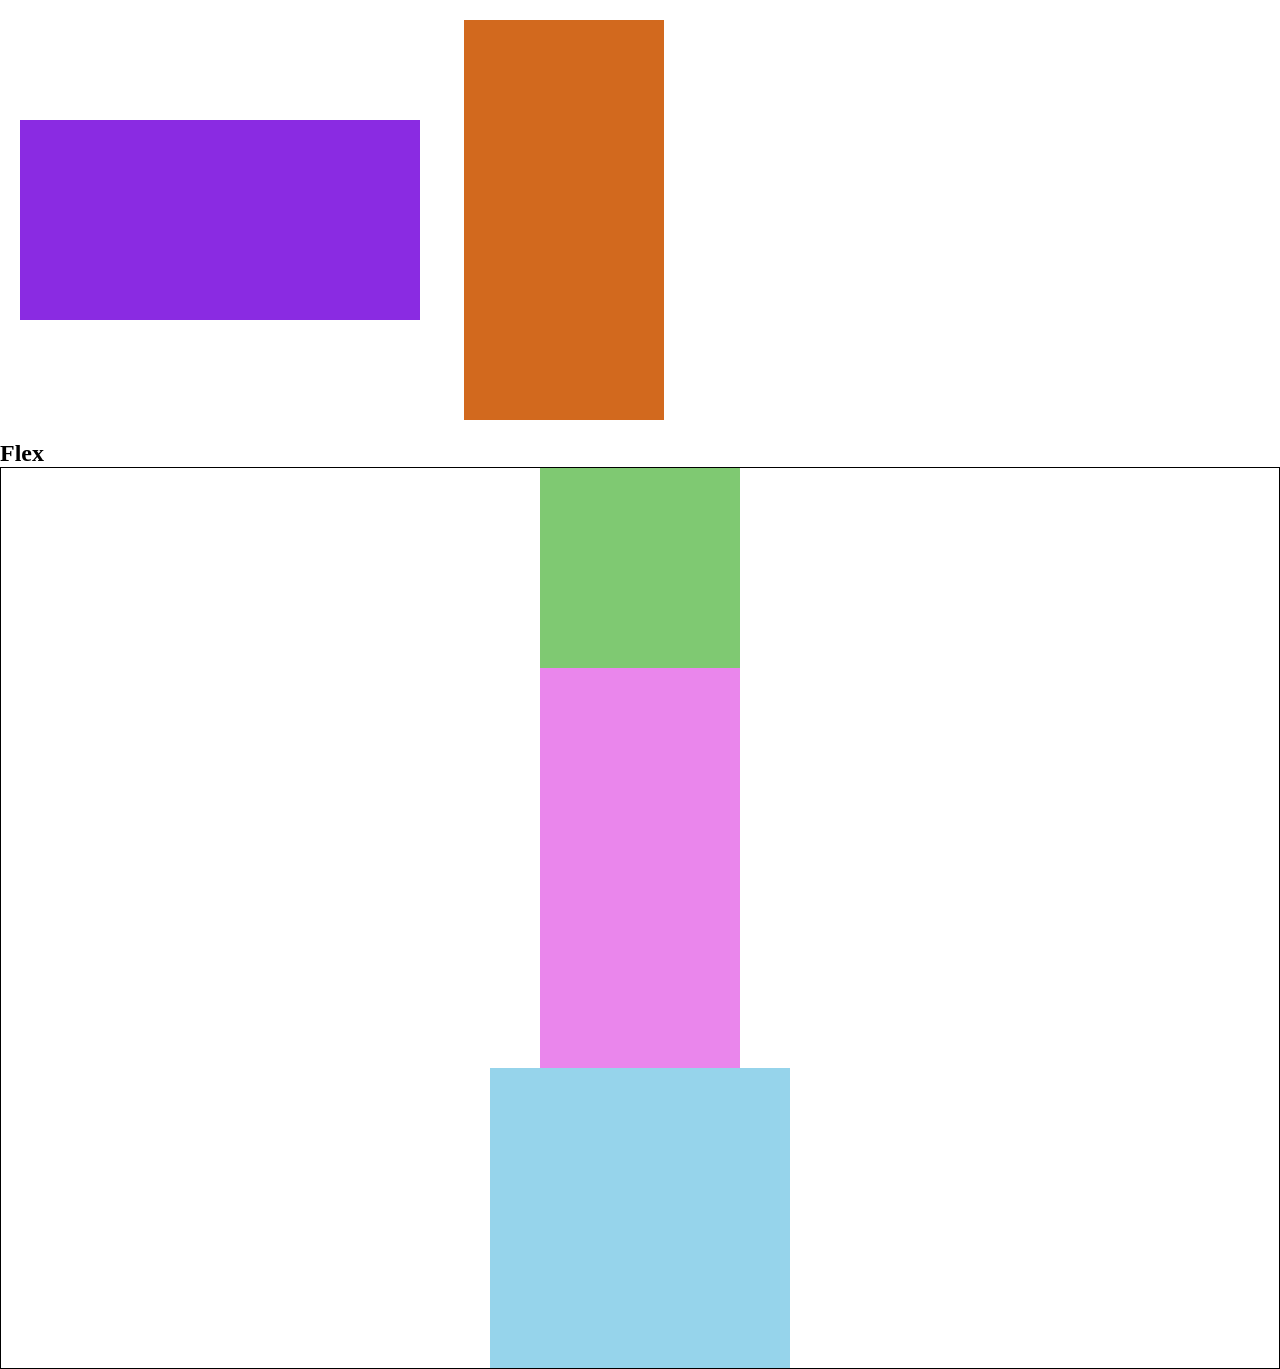
<file: My Freedom/5-FlexBox/index.html>
<!DOCTYPE html>
<html lang="ru">
  <head>
    <meta charset="UTF-8" />
    <meta name="viewport" content="width=device-width, initial-scale=1.0" />
    <title>Header</title>
    <link rel="stylesheet" href="./style.css" />
  </head>
  <body>
    <div class="box1"></div>
    <div class="box2"></div>

    <h2>Flex</h2>
    <div class="flex-container">
        <div class="flexbox1"></div>
        <div class="flexbox2"></div>
        <div class="flexbox3"></div>
    
    
    </div>
  </body>
</html>
</file>
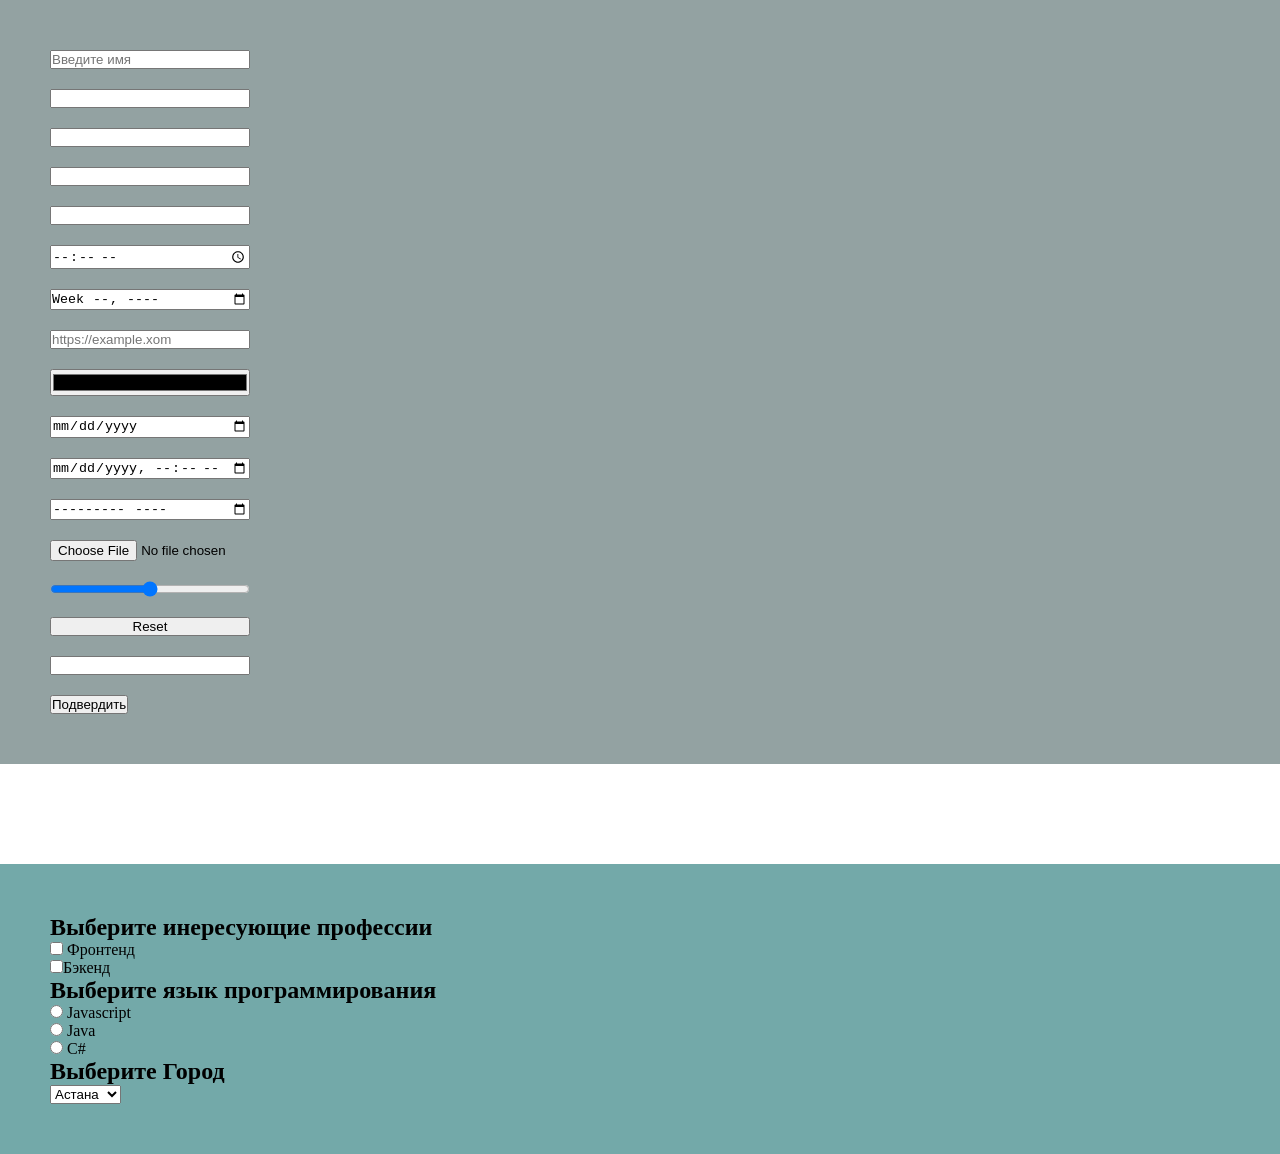
<file: My Freedom/7-Вёрстка форм/index.html>
<!DOCTYPE html>
<html lang="ru">
  <head>
    <meta charset="UTF-8" />
    <meta name="viewport" content="width=device-width, initial-scale=1.0" />
    <title>Forms</title>
    <link rel="stylesheet" href="./style.css" />
  </head>
  <body>
    <form class="form1">
        <input type="text" placeholder="Введите имя">
        <input type="email">
        <input type="password">
        <input type="number" min="0" max="20">
        <input type="search">
        <input type="time">
        <input type="week">
        <input type="url" placeholder="https://example.xom">
        <input type="color">
        <input type="date">
        <input type="datetime-local">
        <input type="month">
        <input type="file" accept=".jpg">
        <input type="range" min="0" max="10">
        <input type="reset">
        <input type="tel" pattern="[0-9]{3}-[0-9]{3}-[0-9]{4}">
        
        <button>Подвердить</button>
    </form>

    <form class="form2">
        <h2>Выберите инересующие профессии</h2>
        <div>
            <input type="checkbox" id="frontend">
            <label for="frontend">Фронтенд</label>
        </div>
       <div>
        <label><input type="checkbox">Бэкенд</label>
       </div>

       <h2>Выберите язык программирования</h2>
        <div>
            <input type="radio" id="js" name="code_language">
            <label for="js">Javascript</label>
        </div>
        <div>
            <input type="radio" id="java" name="code_language">
            <label for="java">Java </label>
        </div>
        <div>
            <input type="radio" id="C#" name="code_language">
            <label for="C#">C#</label>
        </div>
     </div>

     <h2>Выберите Город</h2>
     <select>
        <option selected="astana">Астана</option>
        <option value="almaty">Алматы</option>
        <option value="aktau">Актау</option>
        <option value="uralsk">Орал</option>
     </select>
  </div>

    </form>
  </body>
</html>
</file>
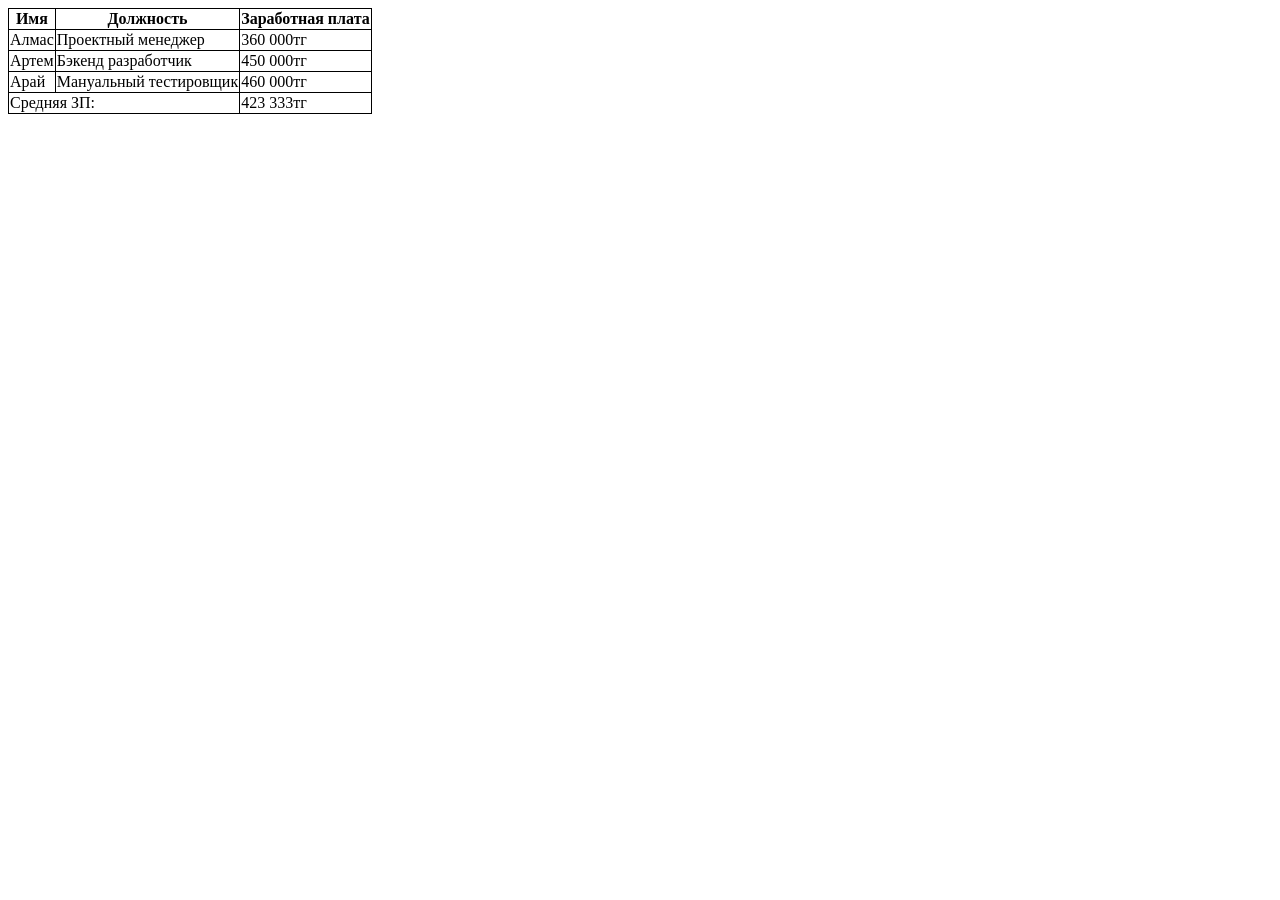
<file: My Freedom/1-My first website/Tables/index.html>
<!DOCTYPE html>
<html lang="en">
  <head>
    <meta charset="UTF-8" />
    <meta name="viewport" content="width=device-width, initial-scale=1.0" />
    <title>Tables</title>
  </head>
    <style>
    table,
    th,
    td {
      border: 1px solid black;
      border-collapse: collapse;
    }
  </style>
  <body>
    <table>
      <thead>
        <tr>
          <th>Имя</th>
          <th>Должность</th>
          <th>Заработная плата</th>
        </tr>
      </thead>
      <tbody>
         <tr>
          <td>Алмас</td>
          <td>Проектный менеджер</td>
          <td>360 000тг</td>
        </tr>
        <tr>
          <td>Артем</td>
          <td>Бэкенд разработчик</td>
          <td>450 000тг</td>
        </tr>
        <tr>
          <td>Арай</td>
          <td>Мануальный тестировщик</td>
          <td>460 000тг</td>
        </tr>
      </tbody>
      <tfoot>
        <td colspan="2">Средняя ЗП:</td>
        <td> 423 333тг</td>
      </tfoot>
    </table>
  </body>
</html>
</file>
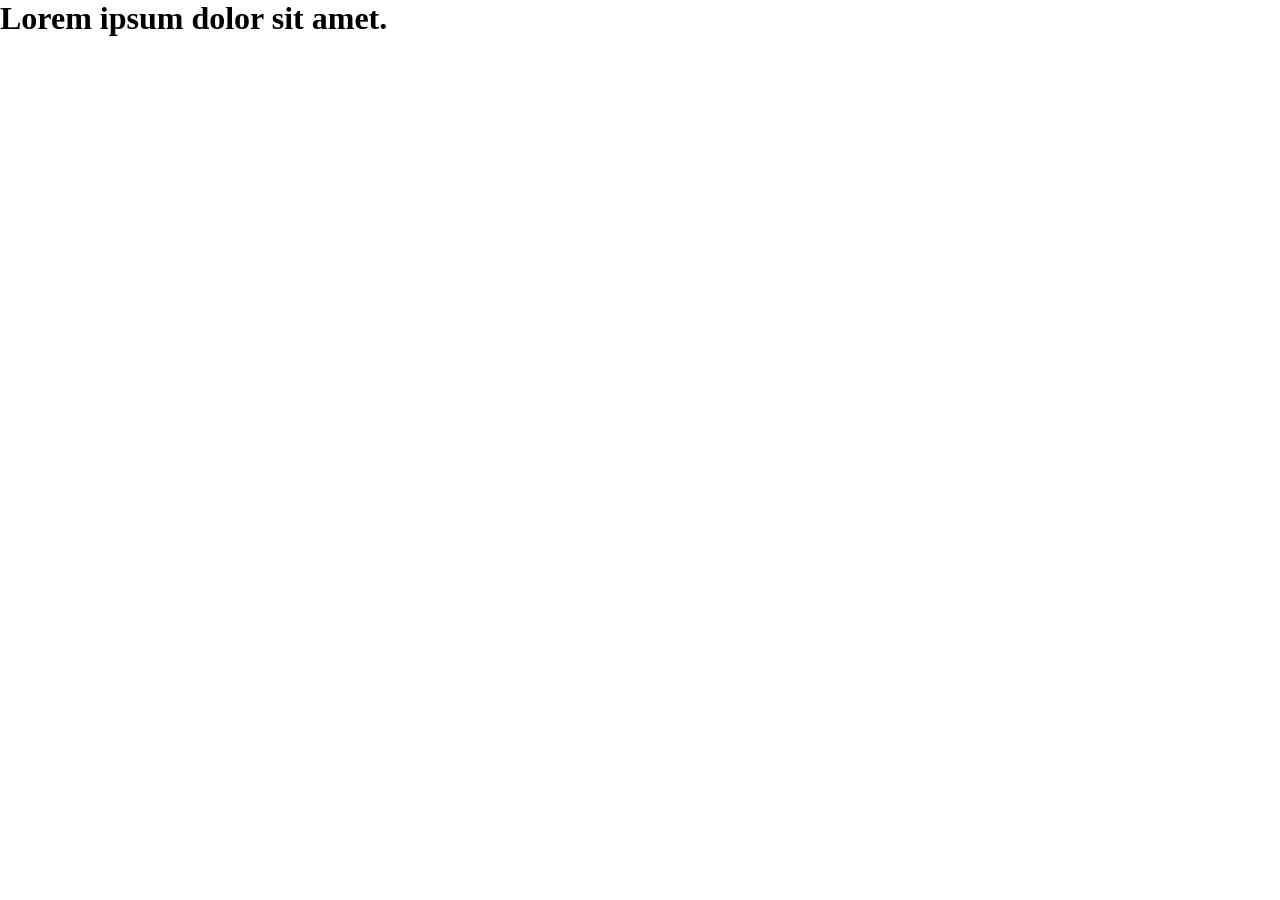
<file: My Freedom/11 - Трансформации, анимации./Практика/index.html>
<!DOCTYPE html>
<html lang="ru">
  <head>
    <meta charset="UTF-8" />
    <meta name="viewport" content="width=device-width, initial-scale=1.0" />
    <title>Document</title>
    <link rel="stylesheet" href="./style.css" />
  </head>
  <body>
   <!--
    <div class="container">
        <div class="box1"></div>
        <div class="box2">Lorem ipsum, dolor sit amet consectetur adipisicing elit. Dolore ducimus nobis optio iste? Illum assumenda corrupti adipisci perferendis officiis explicabo sunt nulla harum, reiciendis ea suscipit ullam sed laudantium laborum.</div>
    </div>
    <button class="btn">Button</button>
    <span>dkjfvhlduhb</span>
    --> 

    <h1>Lorem ipsum dolor sit amet.</h1>
  </body>
</html>
</file>
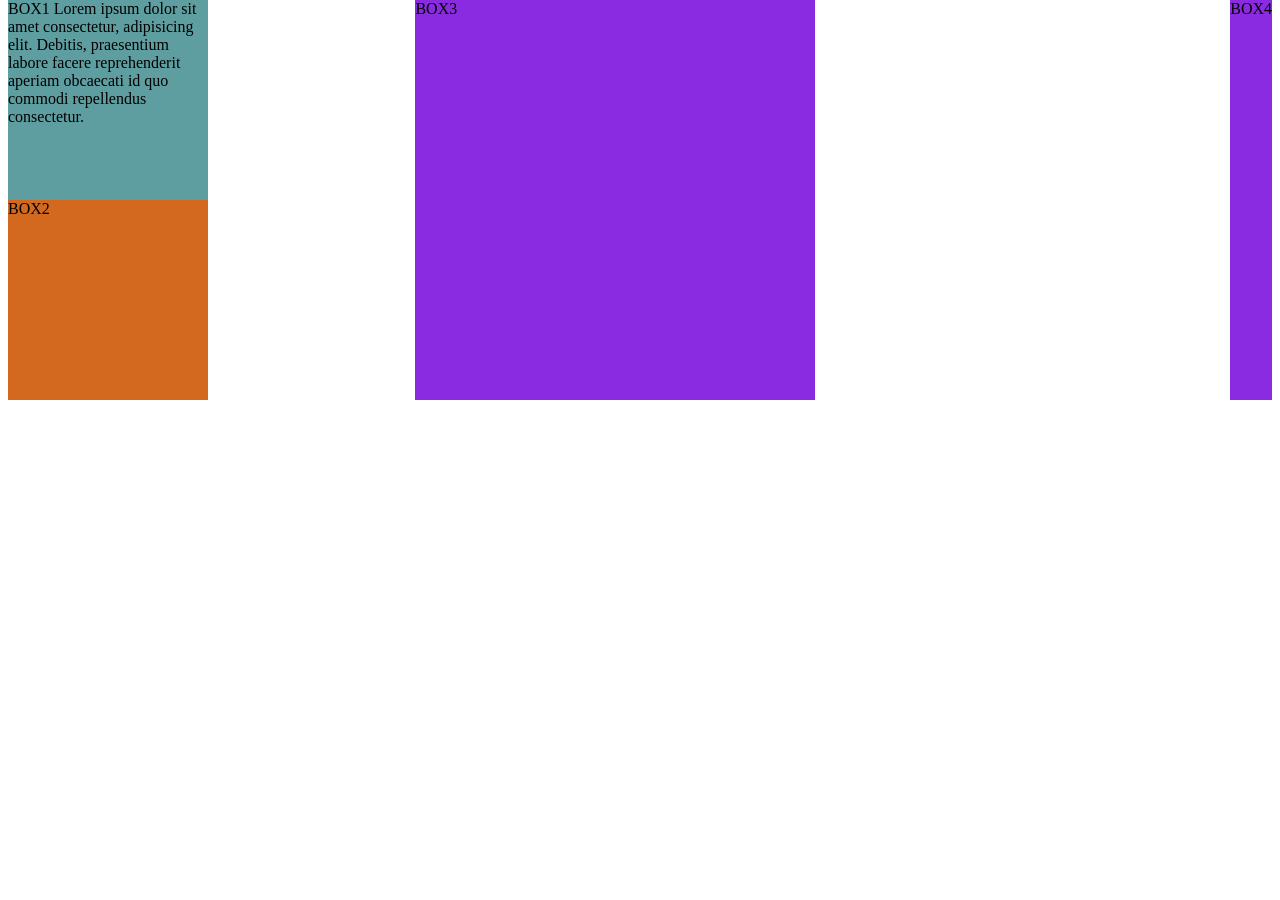
<file: My Freedom/12 - Grid CSS/Урок/index.html>
<!DOCTYPE html>
<html lang="ru">
  <head>
    <meta charset="UTF-8" />
    <meta name="viewport" content="width=device-width, initial-scale=1.0" />
    <title>Document</title>
    <link rel="stylesheet" href="./style.css"/>
  <body>
        <div class="grid-container">
            <div class="box1">BOX1 Lorem ipsum dolor sit amet consectetur, adipisicing elit.
               Debitis, praesentium labore facere reprehenderit aperiam obcaecati id quo commodi repellendus consectetur.</div>
            <div class="box2">BOX2</div>
            <div class="box3">BOX3</div>
            <div class="box4">BOX4</div>
        </div>
  </body>
</html>
</file>
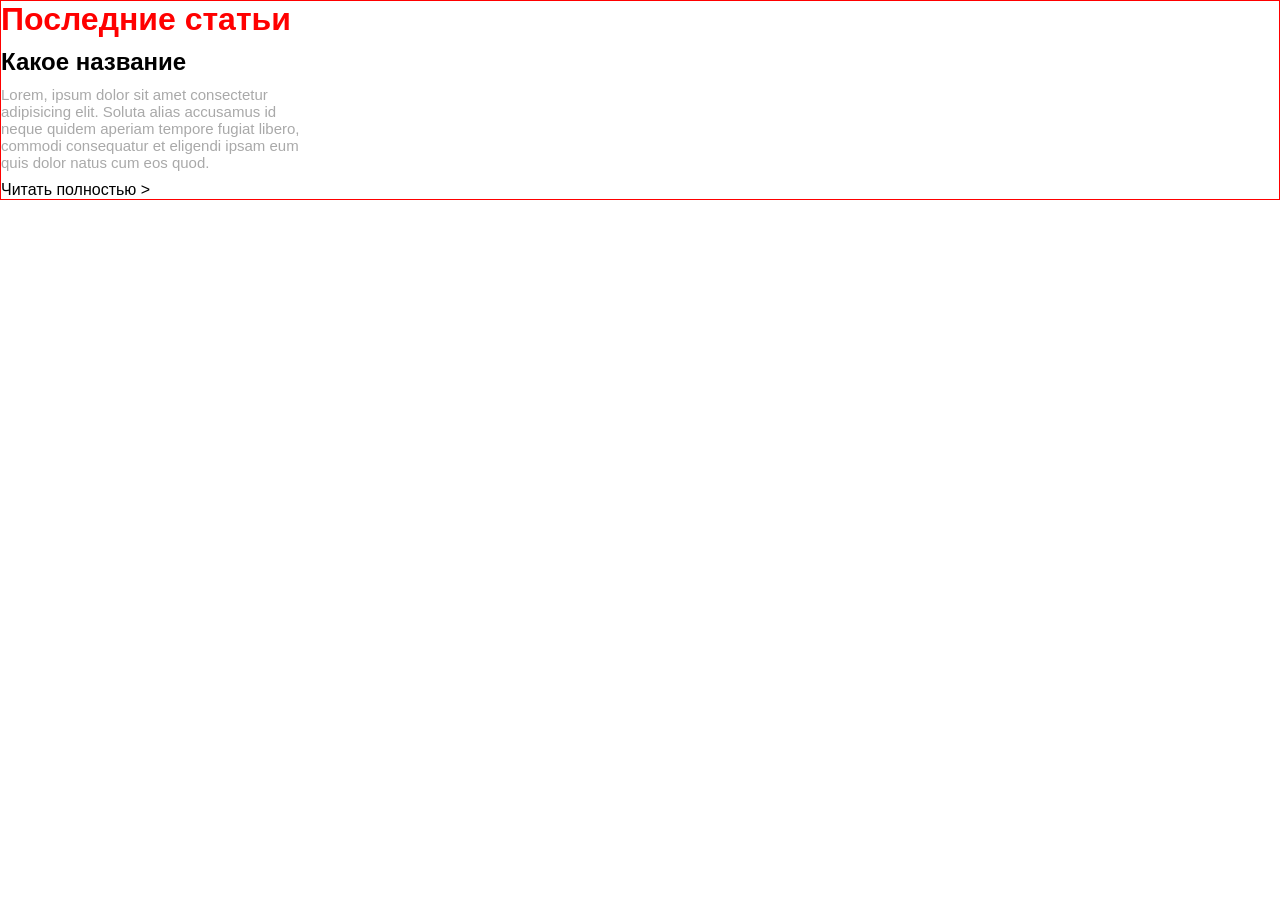
<file: My Freedom/2-Семантика в разметке/Стили 2/index.html>
<!DOCTYPE html>
<html lang="en">
  <head>
    <meta charset="UTF-8" />
    <meta name="viewport" content="width=device-width, initial-scale=1.0" />
    <title>Стили2</title>
    <link rel="stylesheet" href="./style.css" />
  </head>
  <body>
    <div class="container">
        <h1>Последние статьи</h1>
        <h2>Какое название</h2>
        <p class="text">Lorem, ipsum dolor sit amet consectetur adipisicing elit. Soluta alias accusamus id neque quidem aperiam tempore fugiat libero, commodi consequatur et eligendi ipsam eum quis dolor natus cum eos quod.
        </p>
        <a href="#">Читать полностью ></a>
    </div>
    
  </body>
</html>
</file>
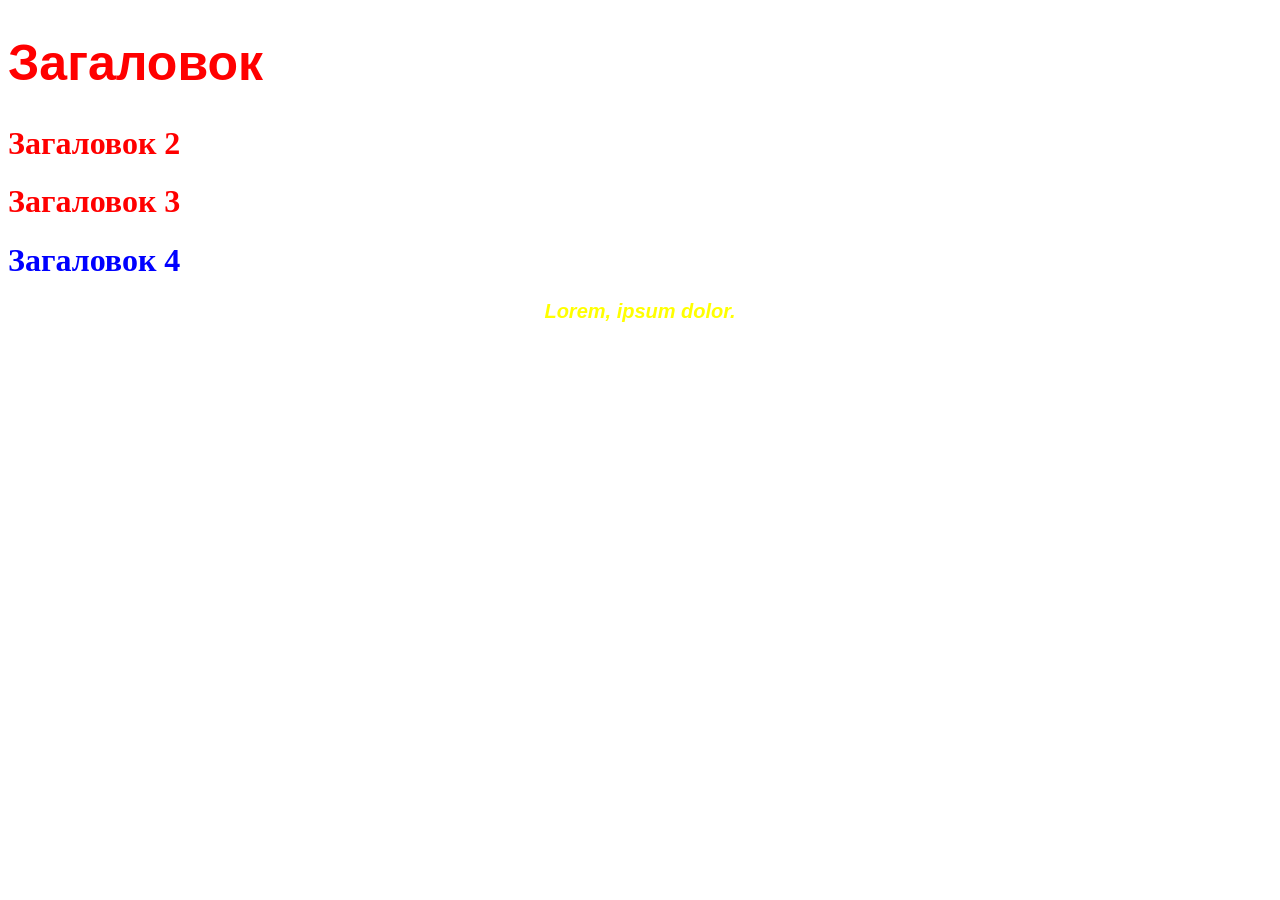
<file: My Freedom/2-Семантика в разметке/Стили/index.html>
<!DOCTYPE html>
<html lang="en">
  <head>
    <meta charset="UTF-8" />
    <meta name="viewport" content="width=device-width, initial-scale=1.0" />
    <title>CSS</title>
    <link rel="stylesheet" href="./style.css">
  </head>

  <body>
    <!-- 1 способ - внутренние стили (работает в рамке 1 тега)-->
    <!-- 2 способ - встроенные стили ( <style></style>) -->
    <!-- 3 способ - внешние стили -->
    <h1
      style="
        color: red;
        font-size: 50px;
        font-family: 'Segoe UI', Tahoma, Geneva, Verdana, sans-serif;
      "
    >
      Загаловок
    </h1>
    <h1 class="red_heading">Загаловок 2</h1>
    <h1 class="red_heading">Загаловок 3</h1>
    <h1 class="blue_heading">Загаловок 4</h1>

    
    <!-- КЛАССЫ И ID(ID должен быть уникален и испл в js)-->

    <p class="text">Lorem, ipsum dolor.</p>
   
    
  </body>
</html>
</file>
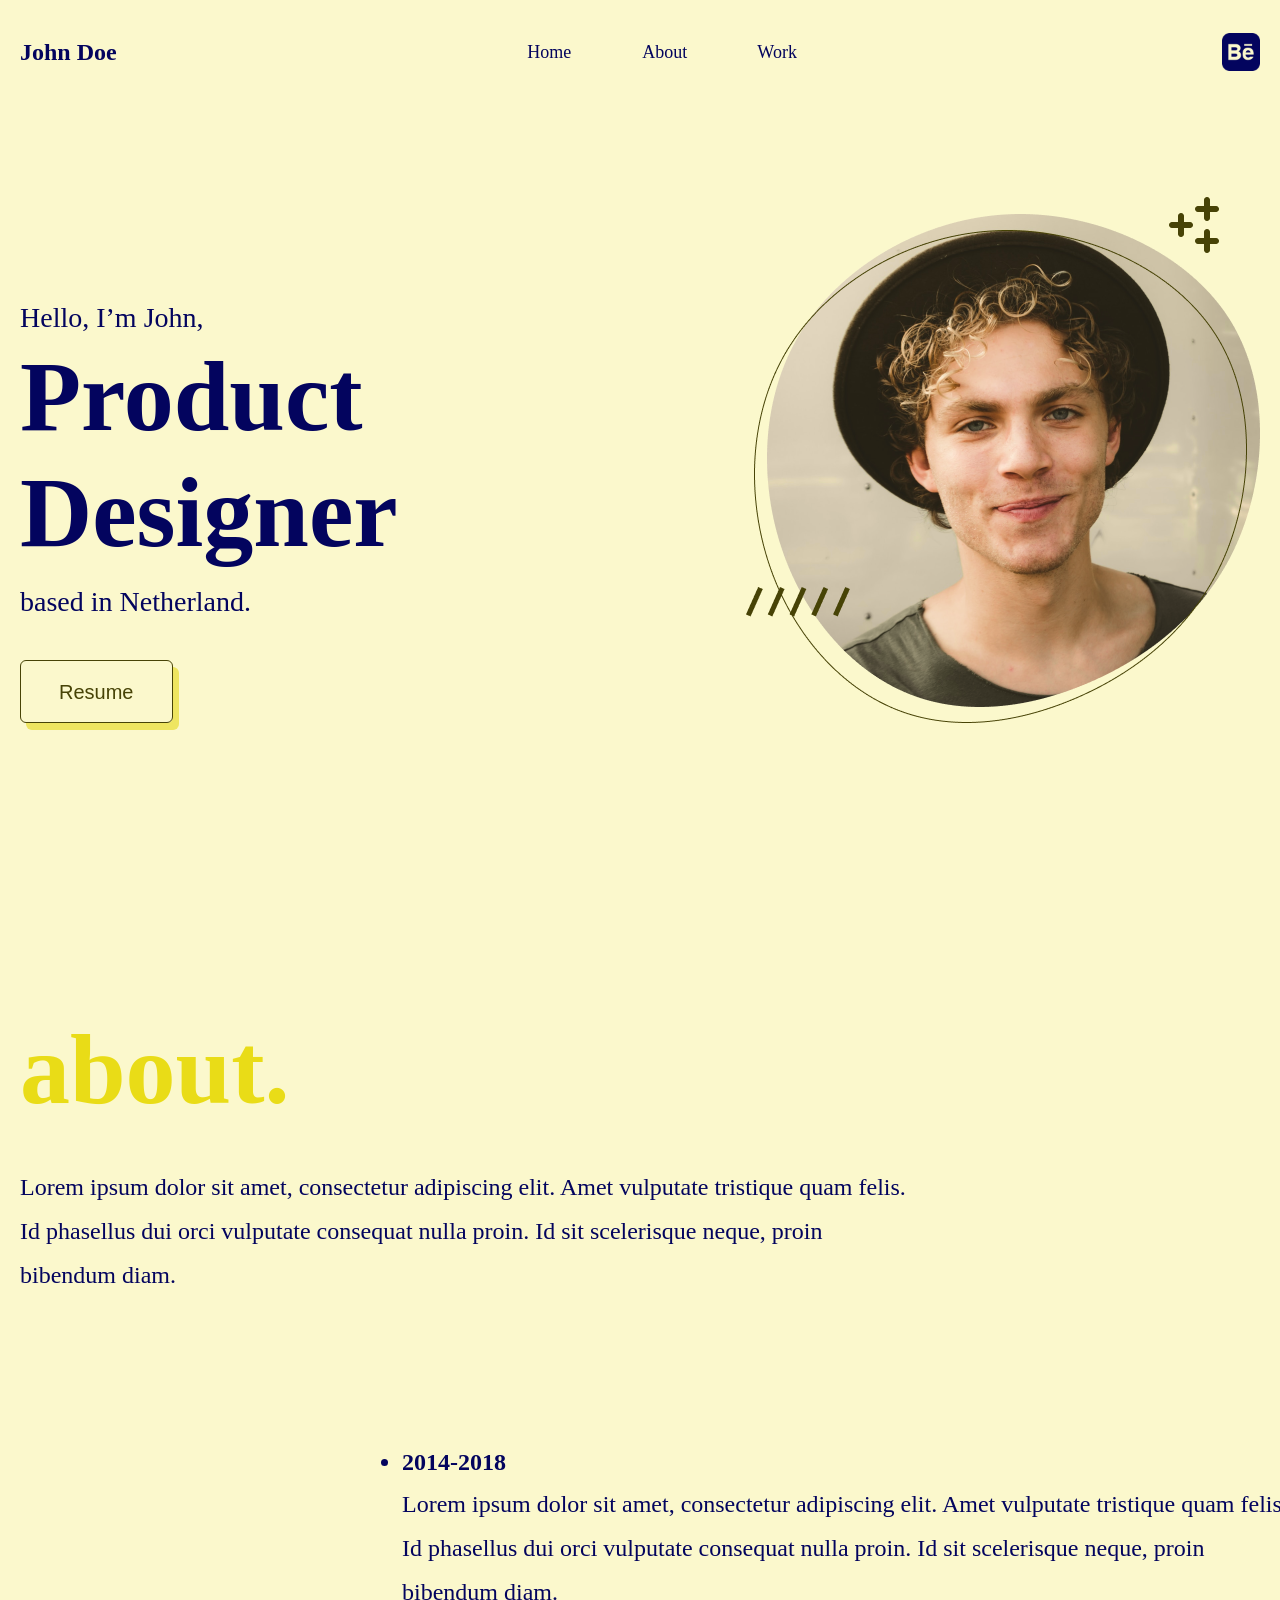
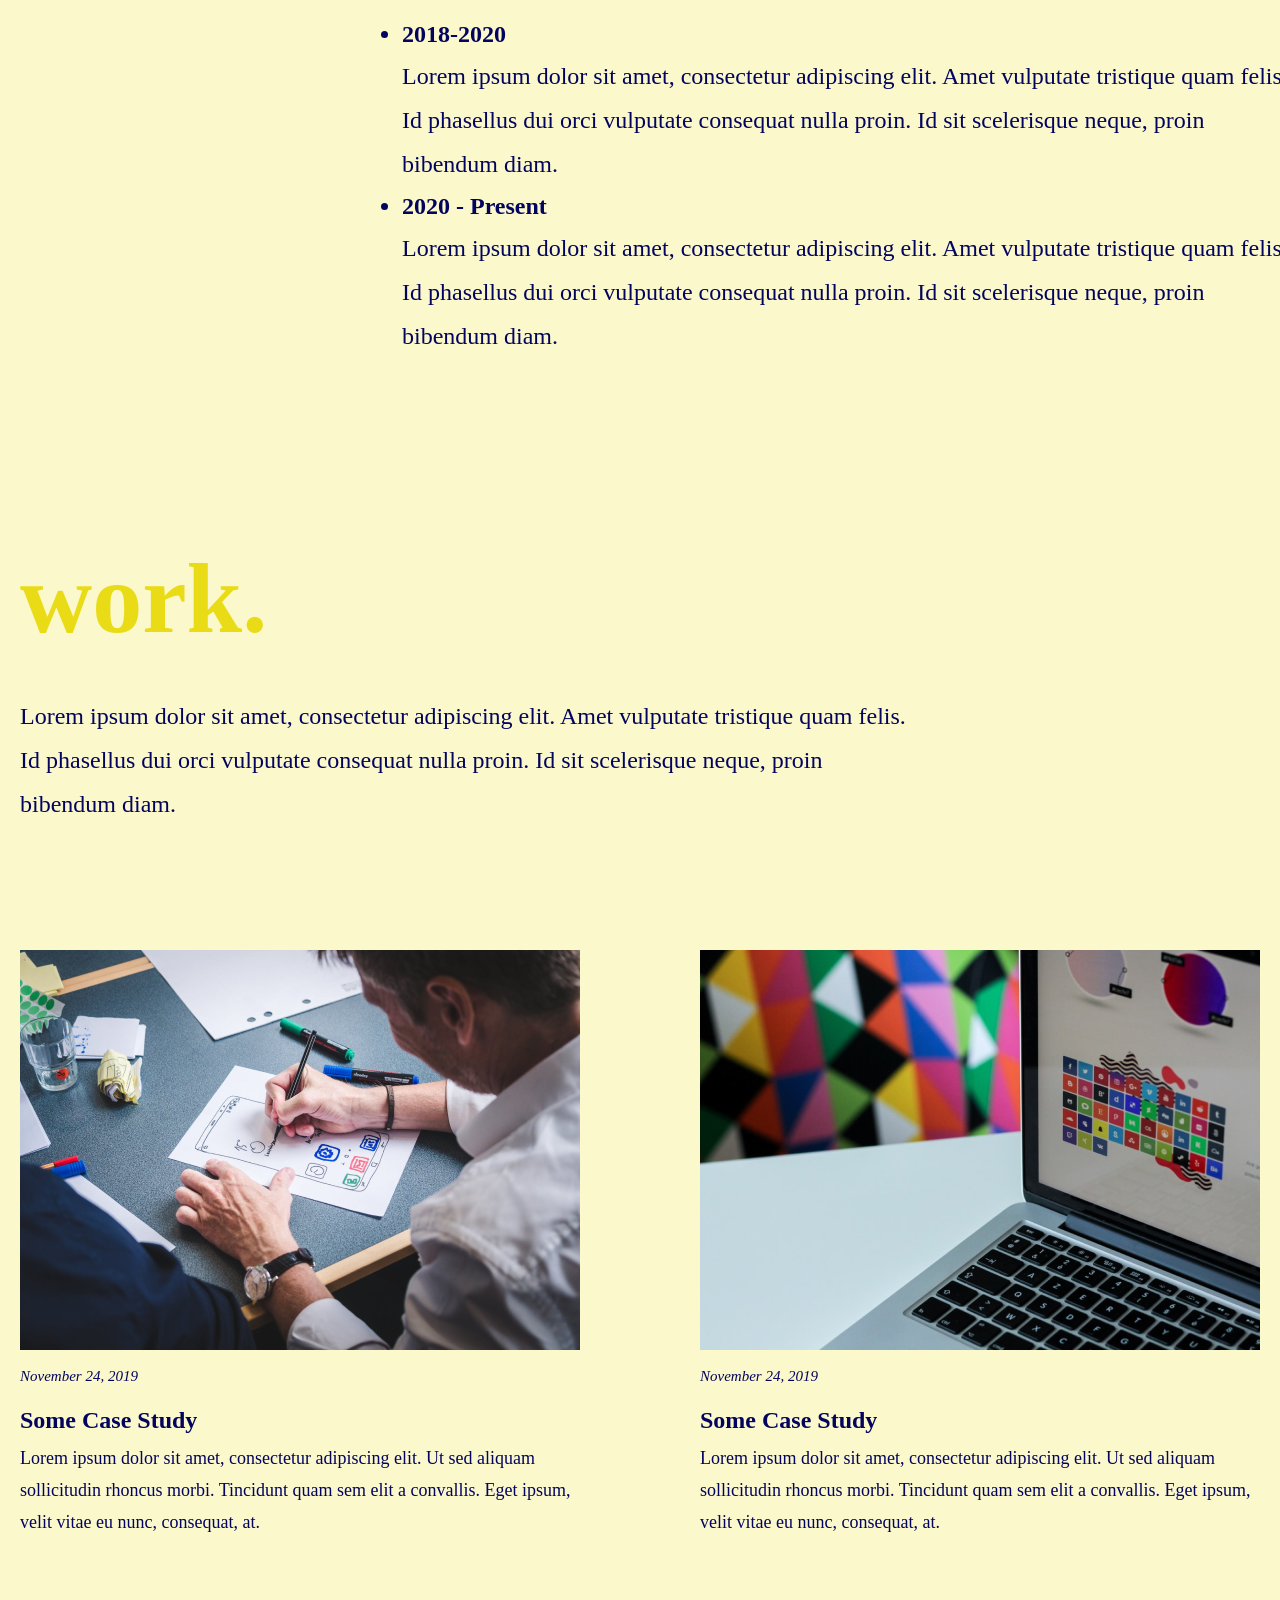
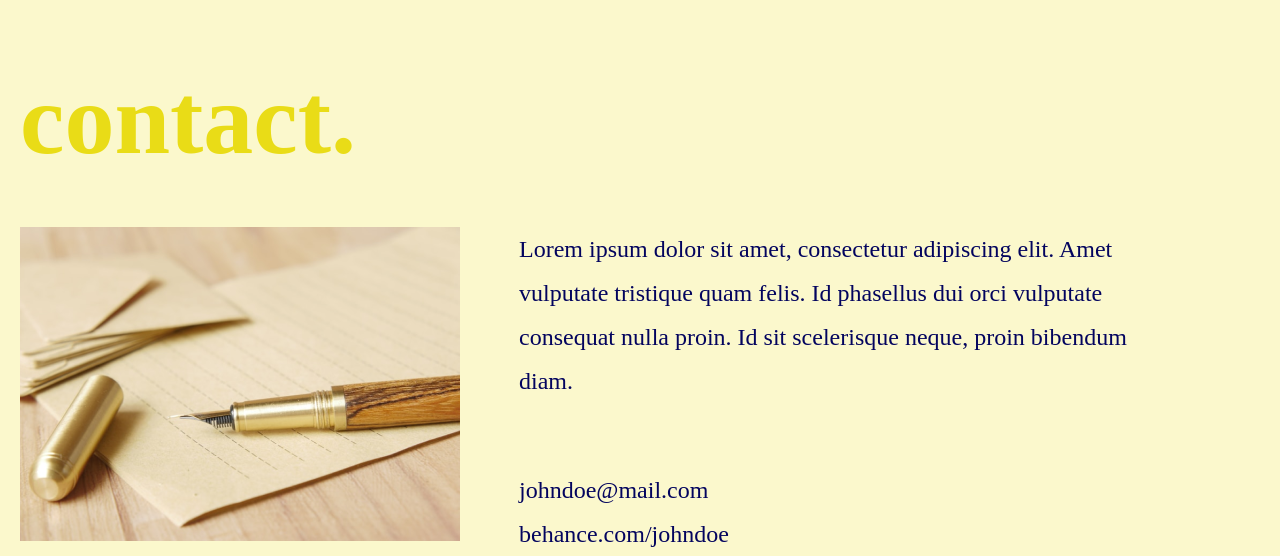
<file: My Freedom/3-Блочная модель/HW_3/index.html>
<!DOCTYPE html>
<html lang="en">
  <head>
    <meta charset="UTF-8" />
    <meta name="viewport" content="width=device-width, initial-scale=1.0" />
    <title>Portfolio</title>
    <link rel="stylesheet" href="./style.css" />
  </head>
  <body>
    <header>
      <div class="container header_container">
        <a href="#" class="header_title">John Doe</a>
        <div>
          <nav class="header_nav">
            <a href="#">Home</a>
            <a href="#">About</a>
            <a href="#">Work</a>
          </nav>
        </div>
        <img
          class="header_logo"
          src="../HW_3/images_hw_3/logo.png"
          alt="behance-logo"
        />
      </div>
    </header>
    <main>
      <section class="welcome_section">
        <div class="container welcome_section_container">
          <div class="welcome_left">
            <p class="welcome_text1">Hello, I’m John,</p>
            <h1 class="welcome_text2">Product Designer</h1>
            <p class="welcome_text3">based in Netherland.</p>
            <button class="welcome_button">Resume</button>
          </div>
          <img
            class="welcome_image"
            src="../HW_3/images_hw_3/foto.png"
            alt="foto-image"
          />
        </div>
      </section>
    </main>
    <div class="section_about">
      <div class="container section_about_container">
        <div class="section_about_text">
          <h1>about.</h1>
          <p>
            Lorem ipsum dolor sit amet, consectetur adipiscing elit. Amet
            vulputate tristique quam felis. Id phasellus dui orci vulputate
            consequat nulla proin. Id sit scelerisque neque, proin bibendum
            diam.
          </p>
        </div>
        <ul class="section_about_text_years">
          <li>
            2014-2018
            <p>
              Lorem ipsum dolor sit amet, consectetur adipiscing elit. Amet
              vulputate tristique quam felis. Id phasellus dui orci vulputate
              consequat nulla proin. Id sit scelerisque neque, proin bibendum
              diam.
            </p>
          </li>
          <li>
            2018-2020
            <p>
              Lorem ipsum dolor sit amet, consectetur adipiscing elit. Amet
              vulputate tristique quam felis. Id phasellus dui orci vulputate
              consequat nulla proin. Id sit scelerisque neque, proin bibendum
              diam.
            </p>
          </li>
          <li>
            2020 - Present
            <p>
              Lorem ipsum dolor sit amet, consectetur adipiscing elit. Amet
              vulputate tristique quam felis. Id phasellus dui orci vulputate
              consequat nulla proin. Id sit scelerisque neque, proin bibendum
              diam.
            </p>
          </li>
        </ul>
      </div>
    </div>
    <div class="section_work">
      <div class="container section_work_container">
        <div class="section_work_text">
          <h1>work.</h1>
          <p>
            Lorem ipsum dolor sit amet, consectetur adipiscing elit. Amet
            vulputate tristique quam felis. Id phasellus dui orci vulputate
            consequat nulla proin. Id sit scelerisque neque, proin bibendum
            diam.
          </p>
        </div>
        <div class="section_work_case">
          <div class="case">
            <img src="../HW_3/images_hw_3/case1.png" alt="case1" />
            <span>November 24, 2019</span>
            <h3>Some Case Study</h3>
            <p>
              Lorem ipsum dolor sit amet, consectetur adipiscing elit. Ut sed
              aliquam sollicitudin rhoncus morbi. Tincidunt quam sem elit a
              convallis. Eget ipsum, velit vitae eu nunc, consequat, at.
            </p>
          </div>
          <div class="case">
            <img src="../HW_3/images_hw_3/case2.jpg" alt="case1" />
            <span>November 24, 2019</span>
            <h3>Some Case Study</h3>
            <p>
              Lorem ipsum dolor sit amet, consectetur adipiscing elit. Ut sed
              aliquam sollicitudin rhoncus morbi. Tincidunt quam sem elit a
              convallis. Eget ipsum, velit vitae eu nunc, consequat, at.
            </p>
          </div>
        </div>
      </div>
    </div>
    <div class="section_contact">
      <div class="container section_contact_container">
        <div class="section_contact">
            <h1>contact.</h1>
            <div class="section_contact_info">
                <img src="../HW_3/images_hw_3/contact.png" alt="contact" />
                <div class="contact_info">
                    <p>
                        Lorem ipsum dolor sit amet, consectetur adipiscing elit. Amet
                        vulputate tristique quam felis. Id phasellus dui orci vulputate
                        consequat nulla proin. Id sit scelerisque neque, proin bibendum
                        diam.
                      </p>

                    <div class="contact_links">
                         <a href="#">johndoe@mail.com</a>
                        <a href="#">behance.com/johndoe</a>
                    </div>
                </div>
            </div>
        </div>
      </div>
    </div>
  </body>
</html>
</file>
<file: My Freedom/5-FlexBox/style.css>
* {
    margin: 0;
    padding: 0;
    box-sizing: border-box;
}

.box1 {
    width: 400px;
    height: 200px;
    background-color: blueviolet;
    margin: 20px;
    display: inline-block;
    vertical-align: middle;
}

.box2 {
    width: 200px;
    height: 400px;
    background-color: chocolate;
    margin: 20px;
    display: inline-block;
    vertical-align: middle;
}

.flexbox1 {
    width: 200px;
    height: 200px;
    background-color: rgb(127, 201, 114);

}

.flexbox2{
    width: 200px;
    height: 400px;
    background-color: rgb(234, 134, 236);
    
}

.flexbox3 {
    width: 300px;
    height: 300px;
    background-color: rgb(150, 212, 235);

}

.flex-container {
    border: 1px solid black;
    display: flex;
    flex-direction: column;
    align-items: center;
    

    
}
</file>
<file: My Freedom/7-Вёрстка форм/style.css>
* {
    margin: 0;
    padding: 0;
    box-sizing: border-box;
}

.form1 {
    padding: 50px;
    background-color: rgb(147, 162, 162);
    display: flex;
    flex-direction: column;
    gap: 20px;
    align-items: flex-start;
    margin-bottom: 100px;
}

.form1 input {
    max-width: 200px;
    width: 100%;
}

.form2 {
    padding: 50px;
    background-color: rgb(115, 169, 169);
}
</file>
<file: My Freedom/11 - Трансформации, анимации./Практика/style.css>
* {
    margin: 0;
    padding: 0;
    box-sizing: border-box;
}
.container {
    display: flex;
}

.box1 {
    width: 400px;
    height: 400px;
    background-color: brown;
   /* position: relative;
    left: 100px;
    transform: translateX(100px);
    transform: translateY(100px);
    transform: translate(100px, 50px);*/

    /* position: relative;
    left: 20%;
    transform: translateX(50%);*/

        /* position: fixed;
    left: 50%;
    top: 50%;
    transform: translate(-50%, -50%);*/
}

.box2 {
    width: 500px;
    height: 250px;
    background-color: coral;
    transform: rotate(360deg);
    transform: scaleX(200%); 
    transform: translateY(200px) scaleY(50%); 
    transform: translateY(200px) scale(200%);
    transform: skewX(120deg);
    transform: skewY(40deg);
    transform: skew(45deg, 10deg);

}

.btn {
    margin: 50px;
    padding: 7px 10px;
    width: 100px;
    border: none;
    background-color: black;
    color: white;
    transition: all 300ms ease-out;
    
}

.btn:hover {
    width: 200px;
    transform: scale(110%);
}

h1 {
    animation: opacityAnimation 2s 1s backwards ease-out;
}

@keyframes opacityAnimation {
    from {
        transform: translateX(-100%);
        opacity: 0;
    }
    to {
        transform: translateX(0);
        opacity: 1;
    }
}
</file>
<file: My Freedom/12 - Grid CSS/Урок/style.css>
* {
    margin-top: 0;
    padding: 0;
    box-sizing: border-box;
}

.box1 {
    width: 200px;
    height: 200px;
    background-color: cadetblue;
}

.box2 {
    width: 200px;
    height: 200px;
    background-color: chocolate;
}

.box3 {
    width: 400px;
    height: 400px;
    background-color: crimson;
}

.box3 {
    background-color:blueviolet;
}

/* .flex-container {
    display: flex;
    justify-content: center;
}

.box1 .box2 .box3 {
    display: flex;
    justify-content: center;
    align-items: center;
} */

.grid-container {
    display: grid;
    /* grid-template-columns: 200px 200px; */
    grid-template-columns: 1fr 2fr;
    /* grid-template-rows: repeat(2, 200px); */
    grid-template-rows: minmax(200px, auto) minmax(200px, auto);
}

.box1 {
    /* grid-column-start: 1;
    grid-column-end: 2;
    grid-row-start: 1;
    grid-row-end: 2; */

    grid-column: 1 / 2;
    grid-row: 1 / 2;
}

.box2 {
    grid-column: 1 / 2;
    grid-row: 2 / 3;
}

.box3 {
    grid-column: 2 / 3;
    grid-row: 1 / 3;
}

.box4 {
    grid-row: 1 / 3;
    background-color: blueviolet;
}
</file>
<file: My Freedom/2-Семантика в разметке/Стили 2/style.css>
* {
    margin: 0;
    padding: 0;
    box-sizing: border-box;
}
.container {
    display: flex;
    flex-direction: column;
    gap: 10px;
    width: 300px;

}

body { 
    border: 1px solid red;
    font-family: Arial, sans-serif;
}

h1 {
    color: red;
}

.text {
    font-size: 15px;
    color: darkgrey;
    max-width: 600px;
}

a {
    color: black;
    text-decoration: none;
}
</file>
<file: My Freedom/2-Семантика в разметке/Стили/style.css>
.blue_heading {
  color: blue;
}

.red_heading {
    color: red;
}

.text {
    font-size: 20px;
    font-weight: 600;
    font-family: 'Gill Sans', 'Gill Sans MT', Calibri, 'Trebuchet MS', sans-serif; /*Вид шрифта*/
    font-style: italic;
    color: yellow;
    text-align: center;
}
</file>
<file: My Freedom/3-Блочная модель/HW_3/style.css>
@import url('https://fonts.googleapis.com/css2?family=EB+Garamond:ital,wght@0,400..800;1,400..800&family=Poppins:ital,wght@0,100;0,200;0,300;0,400;0,500;0,600;0,700;0,800;0,900;1,100;1,200;1,300;1,400;1,500;1,600;1,700;1,800;1,900&display=swap');
:root {
    --main-text-color: #03045E;
}

* { 
    margin: 0;
    padding: 0;
    box-sizing: border-box;
}

body {
    background-color: #FBF8CC;
}

header {
    padding: 33px 20px;
}

.container {
    max-width: 1240px; 
    width: 100%;
    margin-inline: auto;
}

.header_container {
    display: flex;
    justify-content: space-between;
    align-items: center;
    flex-wrap: wrap;
    gap: 20px;
}

.header_title {
    text-decoration: none;
    font-weight: 600;
    font-size: 24px;
    line-height: 36px;
    color: var(--main-text-color);
}

.header_nav {
    display: flex;
    gap: 61px;
    flex-wrap: wrap;
}
.header_nav a {
    text-decoration: none;
    width: 54px;
    font-size: 18px;
    font-weight: 400;
    line-height: 27px;
    color: #03045E;
}

.header_logo{
    width: 38px;
    height: 38px;
    top: 33px;
    left: 1299px;
}

/*WELCOME Section*/
.welcome_section {
   
    padding: 93px 20px 289px 20px;
}
.welcome_section_container {
    display: flex;
    justify-content: space-between;
    align-items: flex-end;
    flex-wrap: wrap;
}

.welcome_left {
    max-width: 616px;
}

.welcome_text1 {
    font-size: 28px;
    font-weight: 500;
    line-height: 42px;
    color: var(--main-text-color);
}

.welcome_text2 {
    font-size: 100px;
    font-weight: 800;
    line-height: 116px;
    color: var(--main-text-color);
    margin-bottom: 10px;
}

.welcome_text3 {
    font-size: 28px;
    font-weight: 500;
    line-height: 42px;
    color: var(--main-text-color);
    margin-bottom: 37px;
}

.welcome_button {
    font-size: 20px;
    line-height: 30px;
    color: #474306;
    padding: 16px 39px 15px 38px;
    background-color: transparent;
    border: 1px solid #474306;
    border-radius: 6px;
    box-shadow: 6px 7px #EEE560;
    cursor: pointer;
}

/*Section About*/


.section_about_text h1{
    font-size: 100px;
    font-weight: 800;
    line-height: 116px;
    color: #E9DC17
}

.section_about_text p{
    width: 900px;
    height: 132px;
    font-size: 24px;
    font-weight: 400;
    line-height: 44px;
    color: var(--main-text-color);
    margin-top: 37px;
}

.section_about_text_years {
    width: 900px;
    color: var(--main-text-color);
    margin: 145px 0 183px 382px;
}

.section_about_text_years li{
    font-size: 24px;
    font-weight: 600;
    line-height: 40px;
}

.section_about_text_years p {
    font-size: 24px;
    line-height: 44px;
    font-weight: 400;
}

/*Section Work*/

.section_work_text h1{
    font-size: 100px;
    font-weight: 800;
    line-height: 116px;
    color: #E9DC17
}

.section_work_text p{
    width: 900px;
    height: 132px;
    font-size: 24px;
    font-weight: 400;
    line-height: 44px;
    color: var(--main-text-color);
    margin-top: 37px;
}

.section_work_case {
    display: flex;
    gap: 120px;
    width: 900px;
    color: var(--main-text-color);
    margin-top: 124px;
}

.section_work_case img {
    width: 560px;
    height: 400px;
}

.section_work_case span {
    font-size: 15px;
    font-style: italic;
    line-height: 44px;
}

.section_work_case h3 {
    font-size: 24px;
    line-height: 44px;
}

.section_work_case p {
    width: 560px;
    height: 96px;
    font-size: 18px;
    line-height: 32px;
}

/*Section Contact*/
.section_contact {
    margin-top: 124px;
}

.section_contact h1{
    font-size: 100px;
    font-weight: 800;
    line-height: 116px;
    color: #E9DC17
}
.section_contact_info {
    display: flex;
    gap: 59px;
    margin-top: 49px;
}

.section_contact_info img{
    width: 440px;
    height: 314px;
}

.contact_info p{
    width: 640px;
    height: 176px;
    color: var(--main-text-color);
    font-size: 24px;
    font-weight: 400;
    line-height: 44px;
    margin-bottom: 65px;
}
.contact_links{
    display: flex;
    flex-direction: column;
}

.contact_links a{
    text-decoration: none;
    color: var(--main-text-color);
    width: 236px;
    height: 44px;
    font-size: 24px;
    line-height: 44px;
}
</file>
